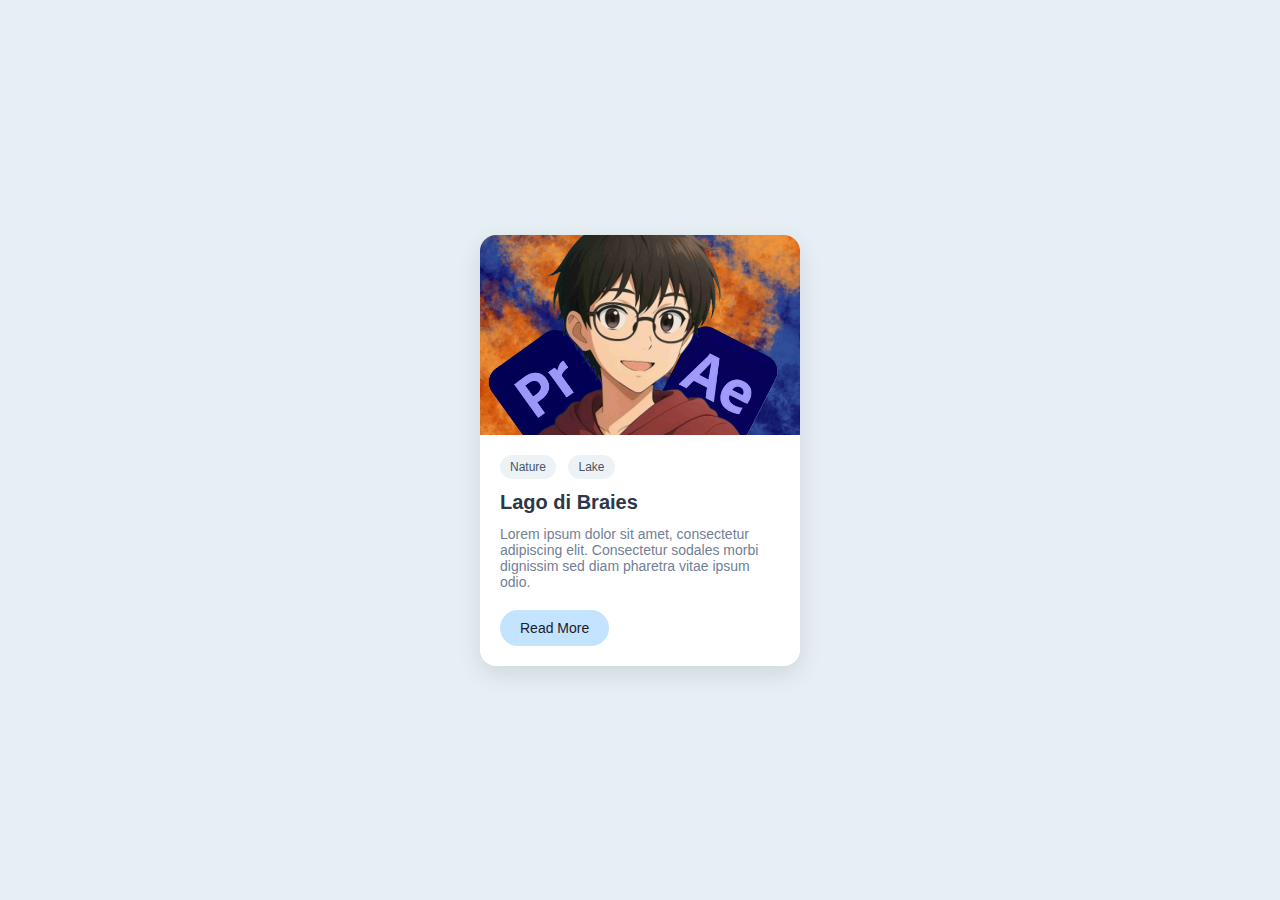
<file: exercise/question 1/index.html>
<!DOCTYPE html>
<html lang="en">
<head>
  <meta charset="UTF-8">
  <meta name="viewport" content="width=device-width, initial-scale=1.0">
  <title>Card UI</title>
  <link rel="stylesheet" href="style.css">
</head>
<body>
  <div class="card">
    <img src="2[1]_11zon.jpg" alt="Lago di Braies" class="card-img">
    <div class="card-body">
      <div class="tags">
        <span class="tag">Nature</span>
        <span class="tag">Lake</span>
      </div>
      <h2 class="card-title">Lago di Braies</h2>
      <p class="card-text">
        Lorem ipsum dolor sit amet, consectetur adipiscing elit. Consectetur sodales morbi dignissim sed diam pharetra vitae ipsum odio.
      </p>
      <a href="#" class="card-btn">Read More</a>
    </div>
  </div>

</body>
</html>
</file>
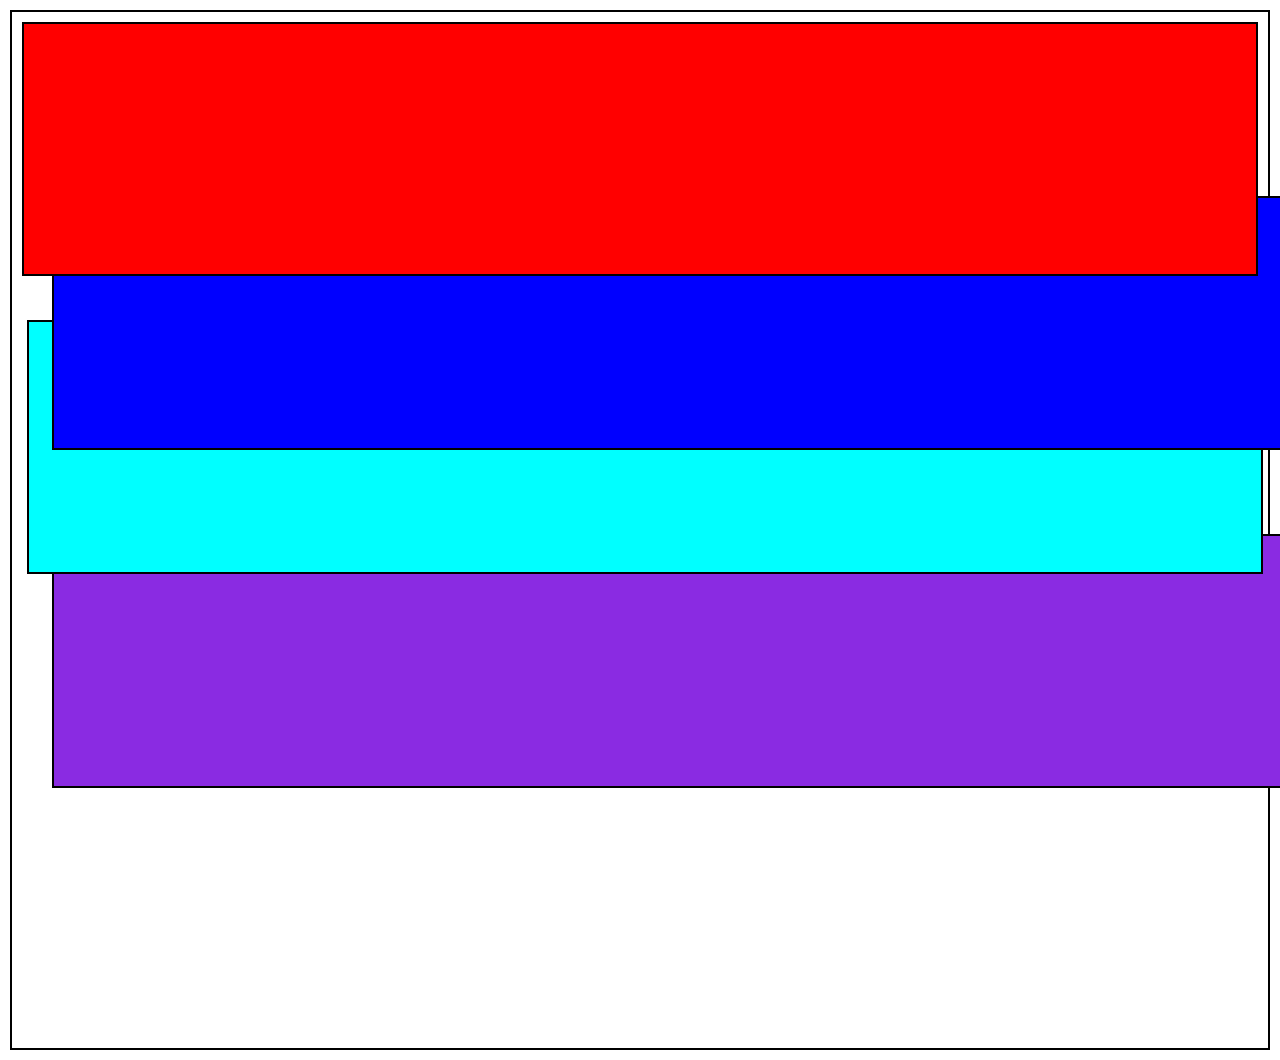
<file: practice/i like this practice i save i use for later/index.html>
<!DOCTYPE html>
<html lang="en">

<head>
    <meta charset="UTF-8">
    <meta name="viewport" content="width=device-width, initial-scale=1.0">
    <title>box</title>
    <link rel="stylesheet" href="style.css" />
</head>

<body>
    <div class="boxkapapa">
        <div class="box box1"></div>
        <div class="box box2"></div>
        <div class="box box3"></div>
        <div class="box box4"></div>
    </div>

</body>

</html>
</file>
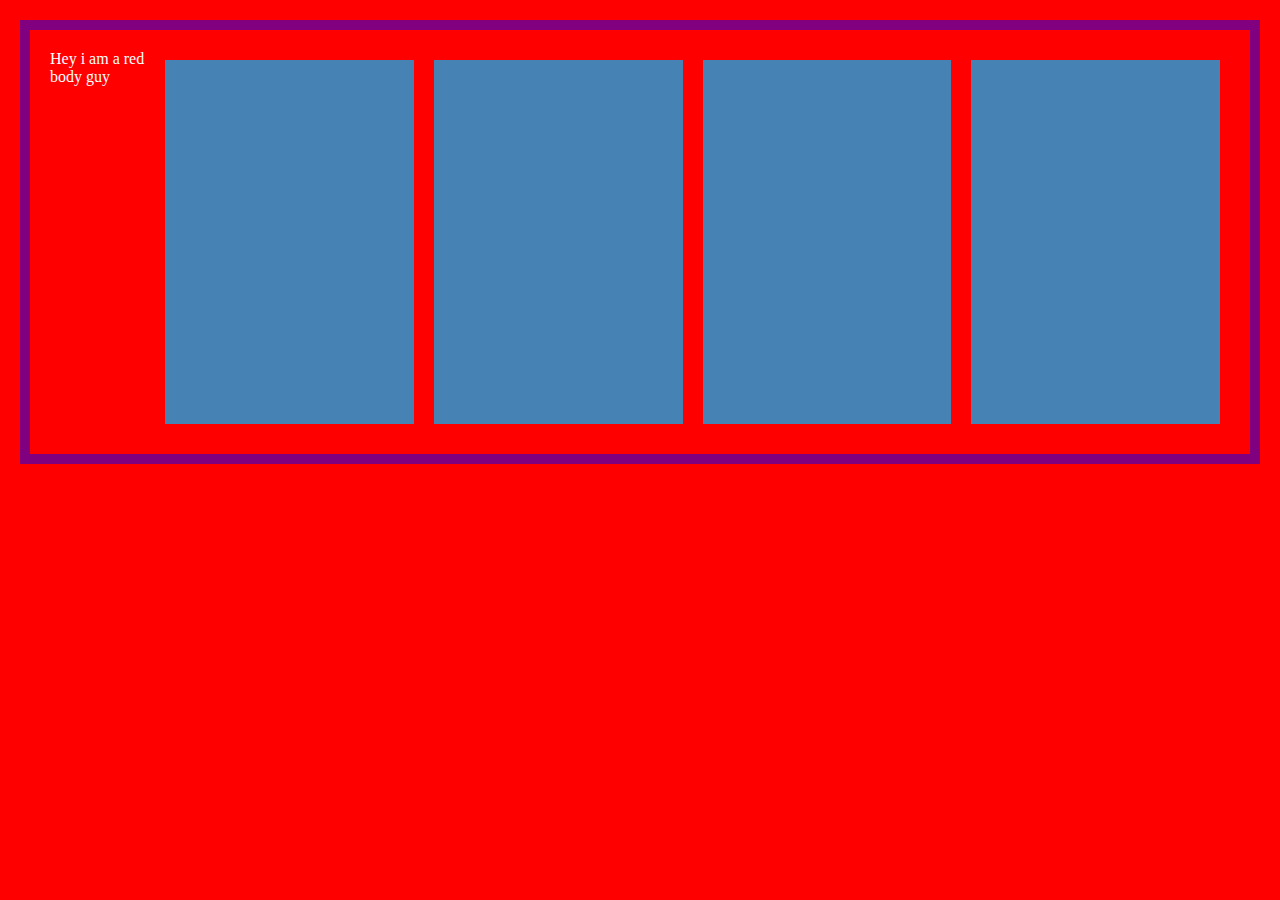
<file: practice/media quire/index.html>
<!DOCTYPE html>
<html lang="en">

<head>
    <meta charset="UTF-8">
    <meta name="viewport" content="width=device-width, initial-scale=1.0">
    <title>Document</title>
    <link rel="stylesheet" href="style.css" />
</head>

<body>
    <div class="boxkapapa">
        Hey i am a red body guy

        <div class="box"></div>
        <div class="box"></div>
        <div class="box"></div>
        <div class="box"></div>
    </div>
</body>

</html>
</file>
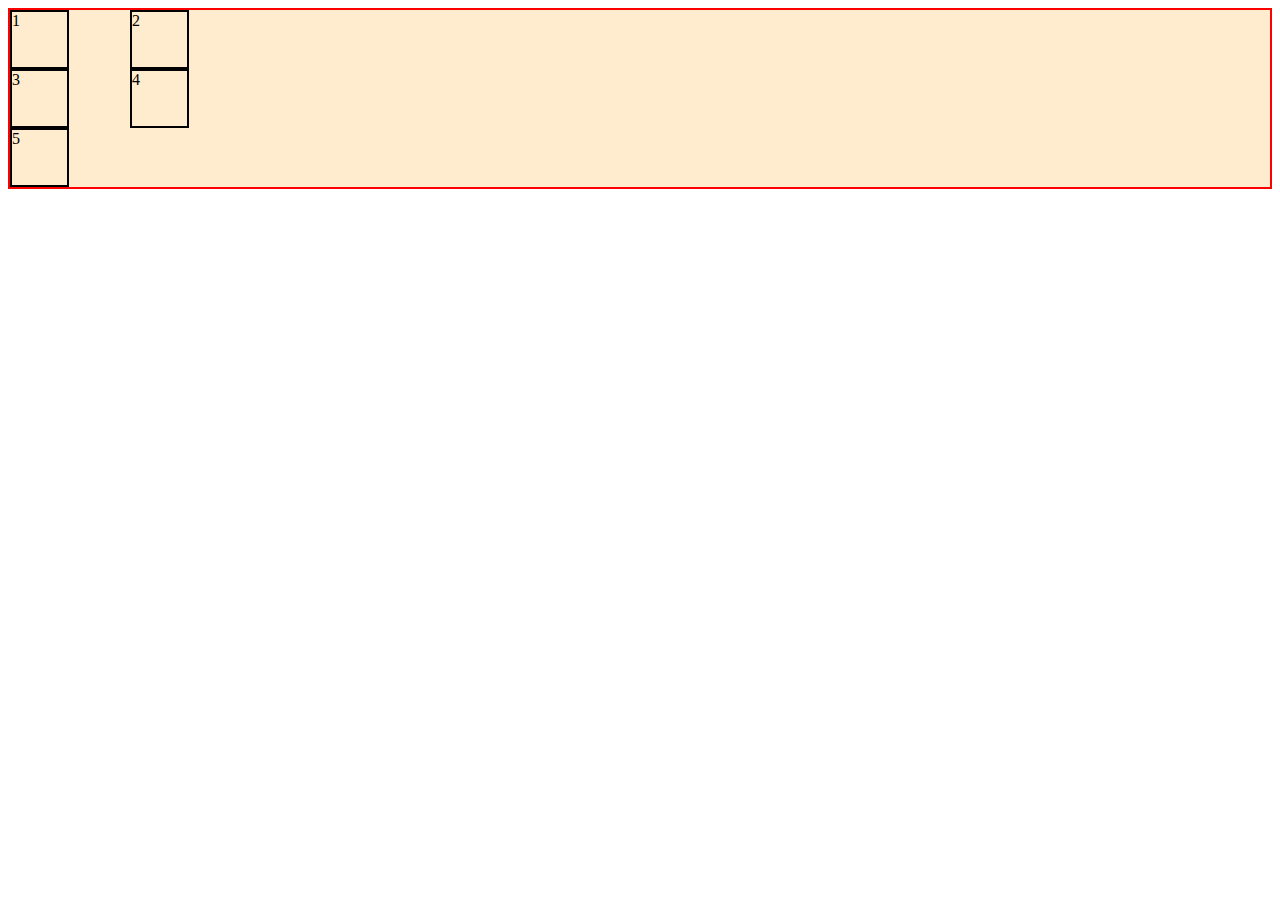
<file: practice/new no idea what is this/index.html>
<!DOCTYPE html>
<html lang="en">

<head>
    <meta charset="UTF-8">
    <meta name="viewport" content="width=device-width, initial-scale=1.0">
    <title>css grid</title>
    <Style>
        .container {
            background-color: blanchedalmond;
            border: 2px solid red;
            display: grid;
            grid-template-columns: 120px 100px;
        }
        .item{
            height: 55px;
            width: 55px;
            border: 2px solid black;
            
        }
    </Style>
</head>

<body>
    <div class="container">
        <div class="item">1</div>
        <div class="item">2</div>
        <div class="item">3</div>
        <div class="item">4</div>
        <div class="item">5</div>
    </div>
</body>

</html>
</file>
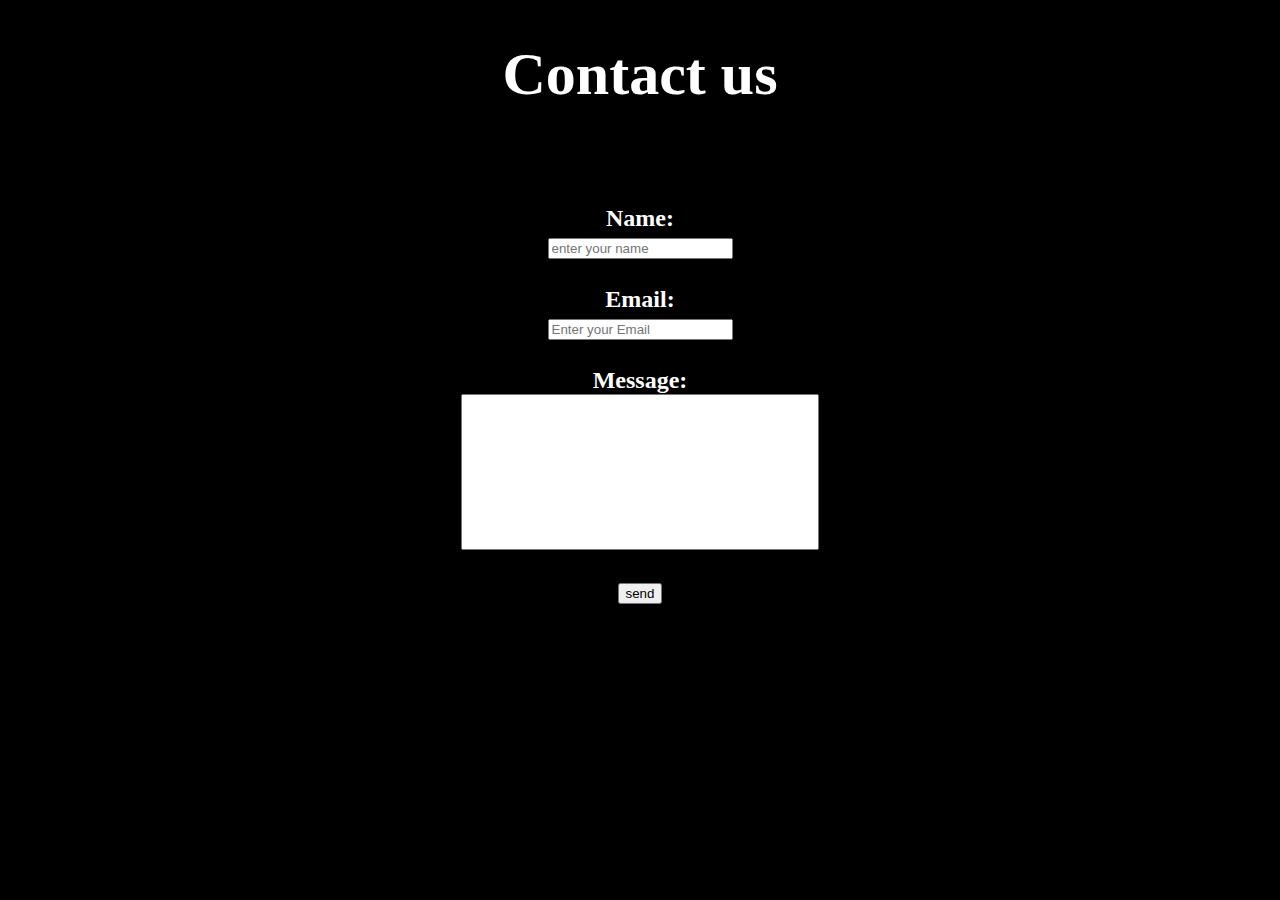
<file: projects/only html about me/form.html>
<!DOCTYPE html>
<html lang="en">
<head>
    <meta charset="UTF-8">
    <meta name="viewport" content="width=device-width, initial-scale=1.0">
    <title>Profile form fill up</title>
    <style>
        h1{
            font-size: 60px;
        }
        h1:hover{
            transform: scale(1.1);
            color: aqua;
        }

    </style>
</head>
<body bgcolor="black" text="white">
    <header>
        <h1 align="center">Contact us </h1>
    </header><br><br>
    <h2><main align="center" > <form action="/index.html">
    <label>Name:</label>
    <br>
    <input type="text" required  placeholder="enter your name">
    <br><br>

  
    <label>Email:</label>
    <br>
    <input type="email" required placeholder="Enter your Email">
    <br><br>

    <label>Message:</label>
    <br>
    <input type="text" required style="width: 350px; height: 150px;">
    <br><br>
    


    <input type="submit" value="send"></main></h2>
</form>
</body>
</html>
</file>
<file: exercise/question 1/style.css>
* {
  box-sizing: border-box;
  margin: 0;
  padding: 0;
  font-family: 'Segoe UI', sans-serif;
}

body {
  background-color: #e6eff4;
  display: flex;
  justify-content: center;
  align-items: center;
  height: 100vh;
}

.card {
  background-color: white;
  border-radius: 16px;
  overflow: hidden;
  width: 320px;
  box-shadow: 0 8px 24px rgba(0,0,0,0.1);
}

.card-img {
  width: 100%;
  height: 200px;
  object-fit: cover;
  display: block;
}

.card-body {
  padding: 20px;
}

.tags {
  margin-bottom: 12px;
}

.tag {
  display: inline-block;
  background-color: #edf2f7;
  color: #4a5568;
  font-size: 12px;
  padding: 5px 10px;
  border-radius: 20px;
  margin-right: 8px;
}

.card-title {
  font-size: 20px;
  font-weight: 600;
  margin-bottom: 12px;
  color: #2d3748;
}

.card-text {
  font-size: 14px;
  color: #718096;
  margin-bottom: 20px;
}

.card-btn {
  display: inline-block;
  text-decoration: none;
  background-color: #c3e3ff;
  color: #1a202c;
  font-weight: 500;
  padding: 10px 20px;
  border-radius: 999px;
  font-size: 14px;
  transition: 0.3s ease;
  
}

.card-btn:hover {
  /* background-color: #a6d4ff; */
  background-color: black;
  color: white;
  box-shadow: 20px 10px ;
}

.buttonlink{
  display: flex;
  justify-content: center;
}
</file>
<file: practice/i like this practice i save i use for later/style.css>
*{
    margin: 0px;
    padding: 0px;
}
.boxkapapa{
    margin: 10px;
    padding: 10px;
    border: 2px solid black;
}
.box{
    height: 250px;
    border: 2px solid black;
    position: relative;
}
.box1{
    background-color: red;
    z-index: 3;
}
.box2{
    background-color: blue;
    z-index: 2;
    top: -80px;
    left: 30px;
}
.box3{
    background-color: aqua;
    z-index: 1;
    top: -210px;
    left: 5px;
}
.box4{
    background-color: blueviolet;
    bottom: 250px;
    left: 30px;
}

.box1:hover{
    z-index: 4;
    transform: scale(1.05);
}
.box2:hover{
    z-index: 4;
    transform: scale(1.05);
}
.box3:hover{
    z-index: 4;
    transform: scale(1.05);
}
.box4:hover{
    z-index: 4;
    transform: scale(1.05);
}
</file>
<file: practice/media quire/style.css>
body{
    background-color: red;
    color: white;
}

@media screen and (orientation: landscape) {
    body{
        padding: 20px;
        margin: 20px;
        border: 10px solid purple;
    }
}

@media only screen and (max-width:450px){
    body{
        background-color: blue;
    }
    .boxkapapa{
        flex-direction: column;
    }
}
.boxkapapa{
    display: flex;
}
.box{
    width: 344px;
    height: 344px;
    background-color: steelblue;
    padding: 10px;
    margin: 10px;
}
</file>
